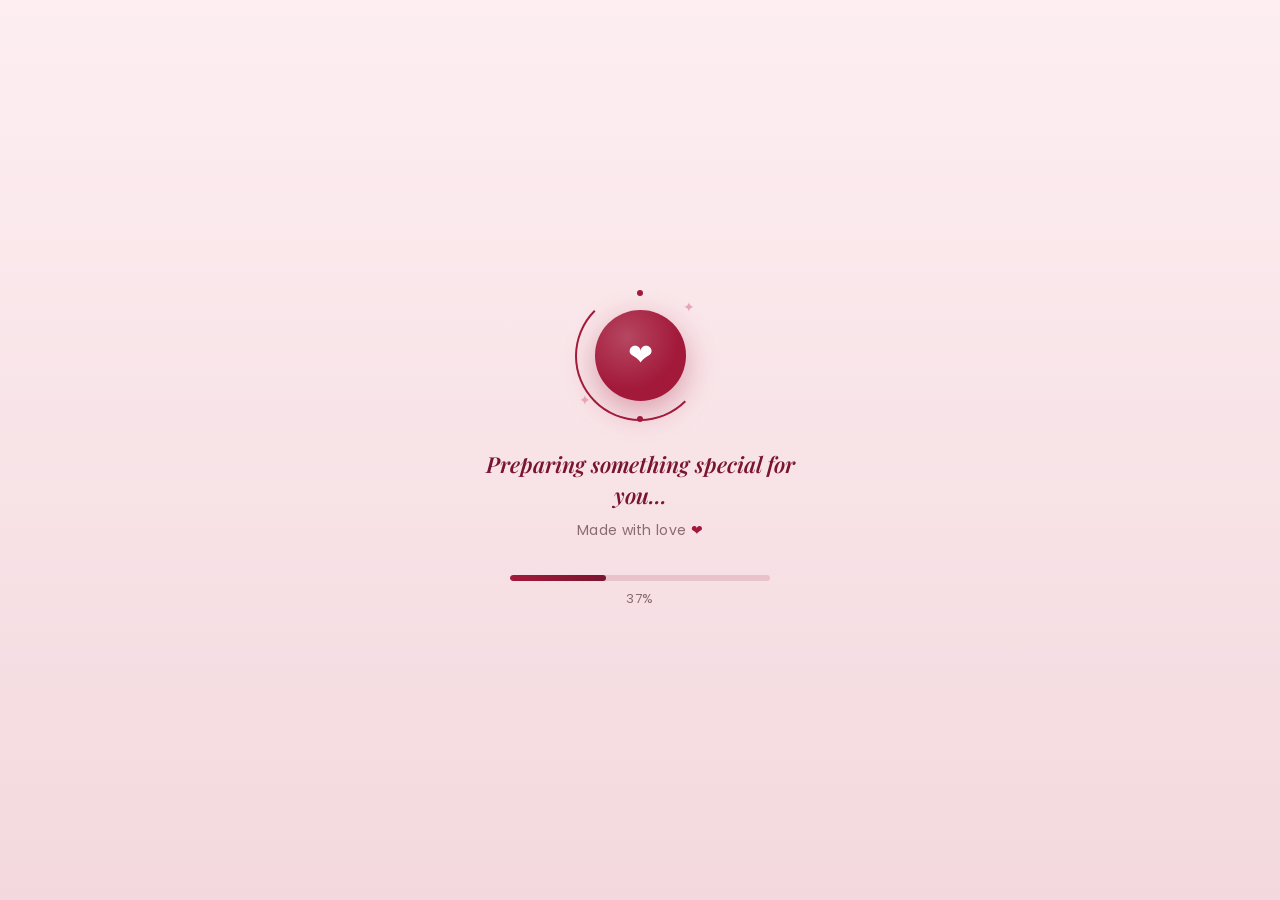
<file: index.html>
<!DOCTYPE html>
<html lang="en">
<head>
<meta charset="UTF-8">
<meta name="viewport" content="width=device-width, initial-scale=1.0">
<title>Mark It Forever</title>
<link rel="preconnect" href="https://fonts.googleapis.com">
<link rel="preconnect" href="https://fonts.gstatic.com" crossorigin>
<link href="https://fonts.googleapis.com/css2?family=Playfair+Display:ital,wght@0,500;0,700;1,600&family=Poppins:wght@300;400;500;600&display=swap" rel="stylesheet">
<link rel="stylesheet" href="css/style.css">
</head>
<body>

  <!-- PAGE 1 : LOADING SCREEN -->
  <section id="loading-screen" class="screen active">
    <div class="floating-hearts">
      <span>❤</span><span>❤</span><span>❤</span><span>❤</span><span>❤</span>
    </div>

    <div class="heart-loader">
      <div class="ring"></div>
      <div class="heart">❤</div>
      <span class="spark s1">✦</span>
      <span class="spark s2">✦</span>
    </div>

    <h1 class="loading-title">Preparing something special for<br>you<span class="dots">...</span></h1>
    <p class="loading-sub">Made with love <span class="mini-heart">❤</span></p>

    <div class="progress-wrap">
      <div class="progress-bar">
        <div class="progress-fill" id="progressFill"></div>
      </div>
      <span class="progress-text" id="progressText">0%</span>
    </div>
  </section>

  <!-- PAGE 2 : CALENDAR SCREEN -->
  <section id="calendar-screen" class="screen">
    <div class="card">
      <div class="avatar">🐼</div>
      <h1 class="card-title">Mark It Forever In My Heart</h1>

      <div class="calendar">
        <div class="cal-header">
          <span class="cal-month">October</span> <span class="cal-year">2005</span>
        </div>

        <div class="cal-grid cal-days">
          <span>S</span><span>M</span><span>T</span><span>W</span><span>T</span><span>F</span><span>S</span>
        </div>

        <div class="cal-grid cal-dates" id="calDates">
          <!-- filled by JS -->
        </div>
      </div>

      <p class="marked-date">07 . 08 . 2004</p>
      <p class="marked-caption">Save this date forever.</p>

<button class="cta-btn" id="ctaBtn" onclick="window.location.href='index1.html'">
  Save the Date in My ❤
</button>        
    </div>
  </section>

  <script src="js/scipt.js"></script>
  
</body>
</html>
</file>
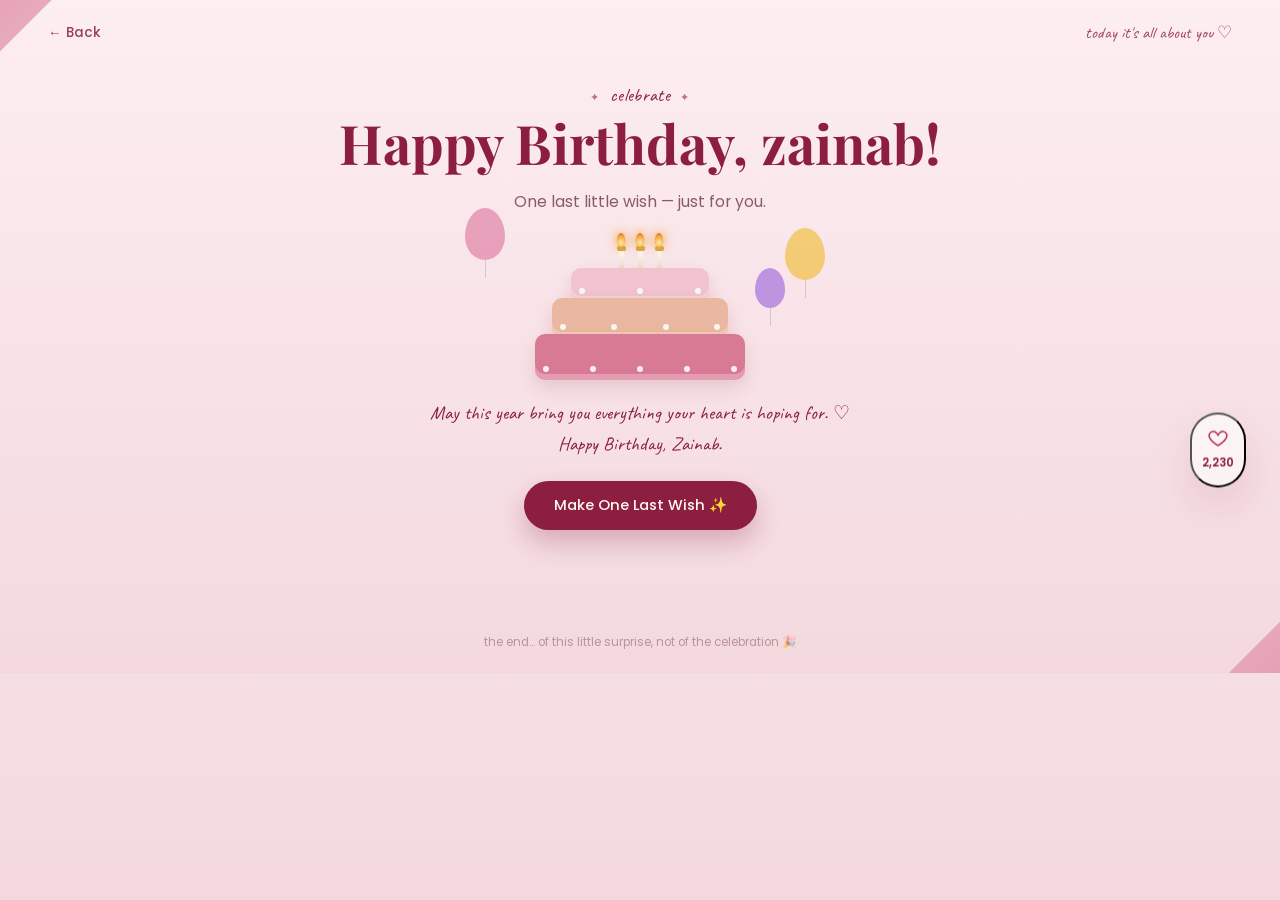
<file: final.html>
<!DOCTYPE html>
<html lang="en">
<head>
<meta charset="UTF-8">
<meta name="viewport" content="width=device-width, initial-scale=1.0">
<title>Happy Birthday, Zainab!</title>
<link rel="icon" href="data:image/svg+xml,<svg xmlns=%22http://www.w3.org/2000/svg%22 viewBox=%220 0 100 100%22><text y=%22.9em%22 font-size=%2290%22>🎉</text></svg>">
<link rel="stylesheet" href="css/style.css">
</head>
<body>

  <div class="corner tl soft"></div>
  <div class="corner br soft"></div>

  <div class="topbar">
    <a href="letter.html" class="back-link">← Back</a>
    <span class="tag-eyebrow">today it's all about you ♡</span>
  </div>

  <main class="page" id="finalPage">
    <p class="eyebrow">celebrate</p>
    <h1 class="title serif">Happy Birthday, zainab!</h1>
    <p class="subtitle" id="wishLine">One last little wish — just for you.</p>

    <div class="cake-wrap" style="position:relative;">
      <div class="balloon" style="background:#e79ab5; top:-40px; left:-70px; animation: floaty 4s ease-in-out infinite;"></div>
      <div class="balloon" style="background:#f3c96a; top:-20px; right:-80px; animation: floaty 5s ease-in-out infinite .4s;"></div>
      <div class="balloon" style="background:#b98be0; top:20px; right:-40px; width:30px; height:40px; animation: floaty 4.5s ease-in-out infinite .8s;"></div>
      <div class="cake">
        <div class="candles">
          <div class="candle"><div class="flame"></div></div>
          <div class="candle"><div class="flame"></div></div>
          <div class="candle"><div class="flame"></div></div>
        </div>
        <div class="tier tier1"><div class="dots"><span></span><span></span><span></span></div></div>
        <div class="tier tier2"><div class="dots"><span></span><span></span><span></span><span></span></div></div>
        <div class="tier tier3"><div class="dots"><span></span><span></span><span></span><span></span><span></span></div></div>
      </div>
    </div>

    <p class="subtitle script" id="wishFooter" style="font-size:1.2rem; color:var(--rose-deep);">May this year bring you everything your heart is hoping for. ♡<br>Happy Birthday, Zainab.</p>

    <button class="btn" id="wishBtn" style="margin-top:22px;">Make One Last Wish ✨</button>
    <a href="index.html" class="btn ghost" id="replayBtn" style="margin-top:14px; display:none;">Replay the Surprise ↺</a>
  </main>

  <footer class="credit">the end… of this little surprise, not of the celebration 🎉</footer>

  <div id="confettiLayer" style="position:fixed; inset:0; pointer-events:none; z-index:6;"></div>

  <script src="js/petals.js"></script>
  <script src="js/widgets.js"></script>
  <script>
    const wishBtn = document.getElementById('wishBtn');
    const replayBtn = document.getElementById('replayBtn');
    const confettiLayer = document.getElementById('confettiLayer');
    const colors = ['#b23458', '#e79ab5', '#f3c96a', '#b98be0', '#8c1f3f'];

    function burstConfetti() {
      for (let i = 0; i < 60; i++) {
        const el = document.createElement('div');
        const size = 6 + Math.random() * 6;
        el.style.position = 'absolute';
        el.style.width = size + 'px';
        el.style.height = size * 0.4 + 'px';
        el.style.background = colors[Math.floor(Math.random() * colors.length)];
        el.style.left = 50 + (Math.random() - 0.5) * 20 + 'vw';
        el.style.top = '40vh';
        el.style.opacity = '0.95';
        confettiLayer.appendChild(el);

        const angle = Math.random() * Math.PI * 2;
        const dist = 120 + Math.random() * 260;
        const x = Math.cos(angle) * dist;
        const y = Math.sin(angle) * dist - 80;
        const rot = Math.random() * 720 - 360;

        el.animate(
          [
            { transform: 'translate(0,0) rotate(0deg)', opacity: 1 },
            { transform: `translate(${x}px, ${y + 260}px) rotate(${rot}deg)`, opacity: 0 }
          ],
          { duration: 1800 + Math.random() * 900, easing: 'cubic-bezier(.2,.7,.3,1)' }
        ).onfinish = () => el.remove();
      }
    }

    wishBtn.addEventListener('click', () => {
      burstConfetti();
      wishBtn.disabled = true;
      setTimeout(() => {
        replayBtn.style.display = 'inline-flex';
      }, 900);
    });
  </script>
</body>
</html>
</file>
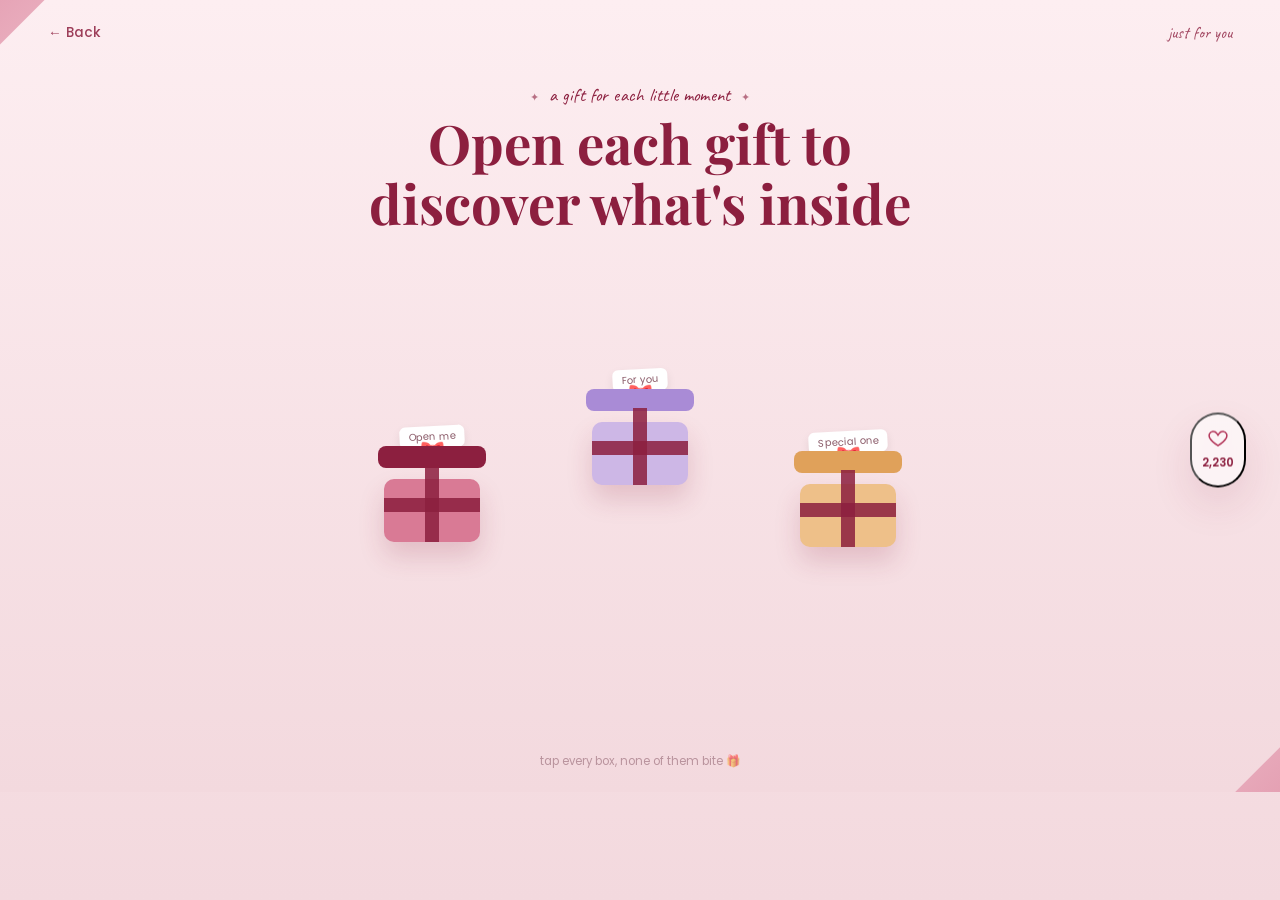
<file: gifts.html>
<!DOCTYPE html>
<html lang="en">
<head>
<meta charset="UTF-8">
<meta name="viewport" content="width=device-width, initial-scale=1.0">
<title>Open Your Gifts — Zainab</title>
<link rel="icon" href="data:image/svg+xml,<svg xmlns=%22http://www.w3.org/2000/svg%22 viewBox=%220 0 100 100%22><text y=%22.9em%22 font-size=%2290%22>🎁</text></svg>">
<link rel="stylesheet" href="css/style.css">
</head>
<body>

  <div class="corner tl soft"></div>
  <div class="corner br soft"></div>

  <div class="topbar">
    <a href="index.html" class="back-link">← Back</a>
    <span class="tag-eyebrow">just for you</span>
  </div>

  <main class="page">
    <p class="eyebrow">a gift for each little moment</p>
    <h1 class="title serif">Open each gift to<br>discover what's inside</h1>
      <div class="reveal-card" id="revealCard">
      <div class="k" id="revealTitle"></div>
      <p id="revealText"></p>
    </div>

    <div class="gift-field" id="giftField">
      <div class="gift g1" style="top:38%; left:10%;" data-key="g1">
        <div class="tag">Open me</div>
        <div class="bow">🎀</div>
        <div class="lid"></div>
        <div class="box"><div class="ribbon-v"></div><div class="ribbon-h"></div></div>
      </div>
      <div class="gift g2" style="top:12%; left:calc(50% - 48px);" data-key="g2">
        <div class="tag">For you</div>
        <div class="bow">🎀</div>
        <div class="lid"></div>
        <div class="box"><div class="ribbon-v"></div><div class="ribbon-h"></div></div>
      </div>
      <div class="gift g3" style="top:40%; right:10%;" data-key="g3">
        <div class="tag">Special one</div>
        <div class="bow">🎀</div>
        <div class="lid"></div>
        <div class="box"><div class="ribbon-v"></div><div class="ribbon-h"></div></div>
      </div>
    </div>

  

    <div class="fade-wait" id="doneMsg" style="margin-top:26px;">All the gifts are open ☺</div>
    <a href="scrapbook.html" class="btn" id="continueBtn" style="margin-top:16px; display:none;">Continue the Story →</a>
  </main>

  <footer class="credit">tap every box, none of them bite 🎁</footer>

  <script src="js/petals.js"></script>
  <script src="js/widgets.js"></script>
  <script>
   const messages = { g1: { title: 'Just For You ❤', text: 'Some people make life a little more beautiful just by being in it. You are one of them.' }, g2: { title: 'A Little Confession', text: 'If I could give you one thing today, it would be the chance to see yourself through my eyes — and know just how special you are to me.' }, g3: { title: 'One More Thing ❤', text: 'Today is your day, but honestly… having you in my life feels like a gift to me too.' } };

    const gifts = document.querySelectorAll('.gift');
    const revealCard = document.getElementById('revealCard');
    const revealTitle = document.getElementById('revealTitle');
    const revealText = document.getElementById('revealText');
    const doneMsg = document.getElementById('doneMsg');
    const continueBtn = document.getElementById('continueBtn');
    let openedCount = 0;

    gifts.forEach(g => {
      g.addEventListener('click', () => {
        if (g.classList.contains('opened')) return;
        g.classList.add('opened');
        openedCount++;

        const m = messages[g.dataset.key];
        revealTitle.textContent = m.title;
        revealText.textContent = m.text;
        revealCard.classList.remove('show');
        void revealCard.offsetWidth;
        revealCard.classList.add('show');

        if (openedCount === gifts.length) {
          setTimeout(() => {
            doneMsg.classList.add('show');
            continueBtn.style.display = 'inline-flex';
          }, 500);
        }
      });
    });
  </script>
</body>
</html>
</file>
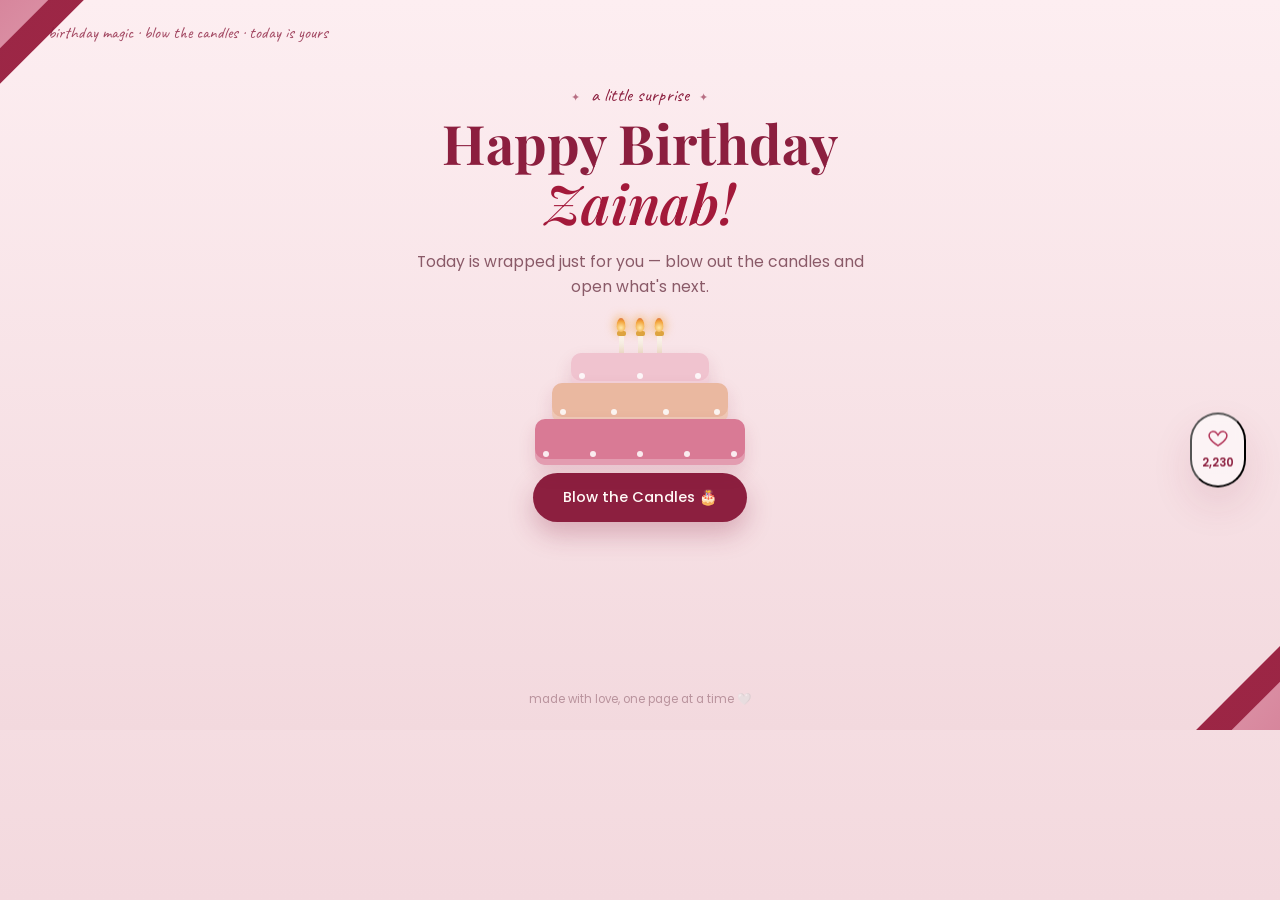
<file: index1.html>
<!DOCTYPE html>
<html lang="en">
<head>
<meta charset="UTF-8">
<meta name="viewport" content="width=device-width, initial-scale=1.0">
<title>A Little Surprise for Zainab</title>
<link rel="icon" href="data:image/svg+xml,<svg xmlns=%22http://www.w3.org/2000/svg%22 viewBox=%220 0 100 100%22><text y=%22.9em%22 font-size=%2290%22>🎂</text></svg>">
<link rel="stylesheet" href="css/style.css">
</head>
<body>
  <div class="corner tl"></div>
  <div class="corner tl soft"></div>
  <div class="corner br"></div>
  <div class="corner br soft"></div>

  <div class="topbar">
    <span class="tag-eyebrow">birthday magic · blow the candles · today is yours</span>
    <span></span>
  </div>

  <main class="page">
    <p class="eyebrow">a little surprise</p>
    <h1 class="title serif">Happy Birthday<br><em>Zainab!</em></h1>
    <p class="subtitle">Today is wrapped just for you — blow out the candles and open what's next.</p>

    <div class="cake-wrap">
      <div class="cake">
        <div class="candles" id="candles">
          <div class="candle"><div class="flame"></div><div class="smoke"></div></div>
          <div class="candle"><div class="flame"></div><div class="smoke"></div></div>
          <div class="candle"><div class="flame"></div><div class="smoke"></div></div>
        </div>
        <div class="tier tier1"><div class="dots"><span></span><span></span><span></span></div></div>
        <div class="tier tier2"><div class="dots"><span></span><span></span><span></span><span></span></div></div>
        <div class="tier tier3"><div class="dots"><span></span><span></span><span></span><span></span><span></span></div></div>
      </div>
    </div>

    <button class="btn" id="blowBtn">Blow the Candles 🎂</button>
    <div class="fade-wait" id="waitMsg">
      Yay! The candles are out! ✨<br><span class="script" style="font-size:1.05rem;">Now let the birthday magic begin…</span>
    </div>
    <a href="gifts.html" class="btn ghost" id="continueBtn" style="margin-top:18px; display:none;">Continue →</a>
  </main>

  <footer class="credit">made with love, one page at a time 🤍</footer>

  <script src="js/petals.js"></script>
  <script src="js/widgets.js"></script>
  <script>
    const blowBtn = document.getElementById('blowBtn');
    const candles = document.querySelectorAll('.candle');
    const waitMsg = document.getElementById('waitMsg');
    const continueBtn = document.getElementById('continueBtn');

    blowBtn.addEventListener('click', () => {
      candles.forEach((c, i) => setTimeout(() => c.classList.add('out'), i * 180));
      blowBtn.disabled = true;
      setTimeout(() => {
        waitMsg.classList.add('show');
        continueBtn.style.display = 'inline-flex';
      }, candles.length * 180 + 500);
    });
  </script>
</body>
</html>
</file>
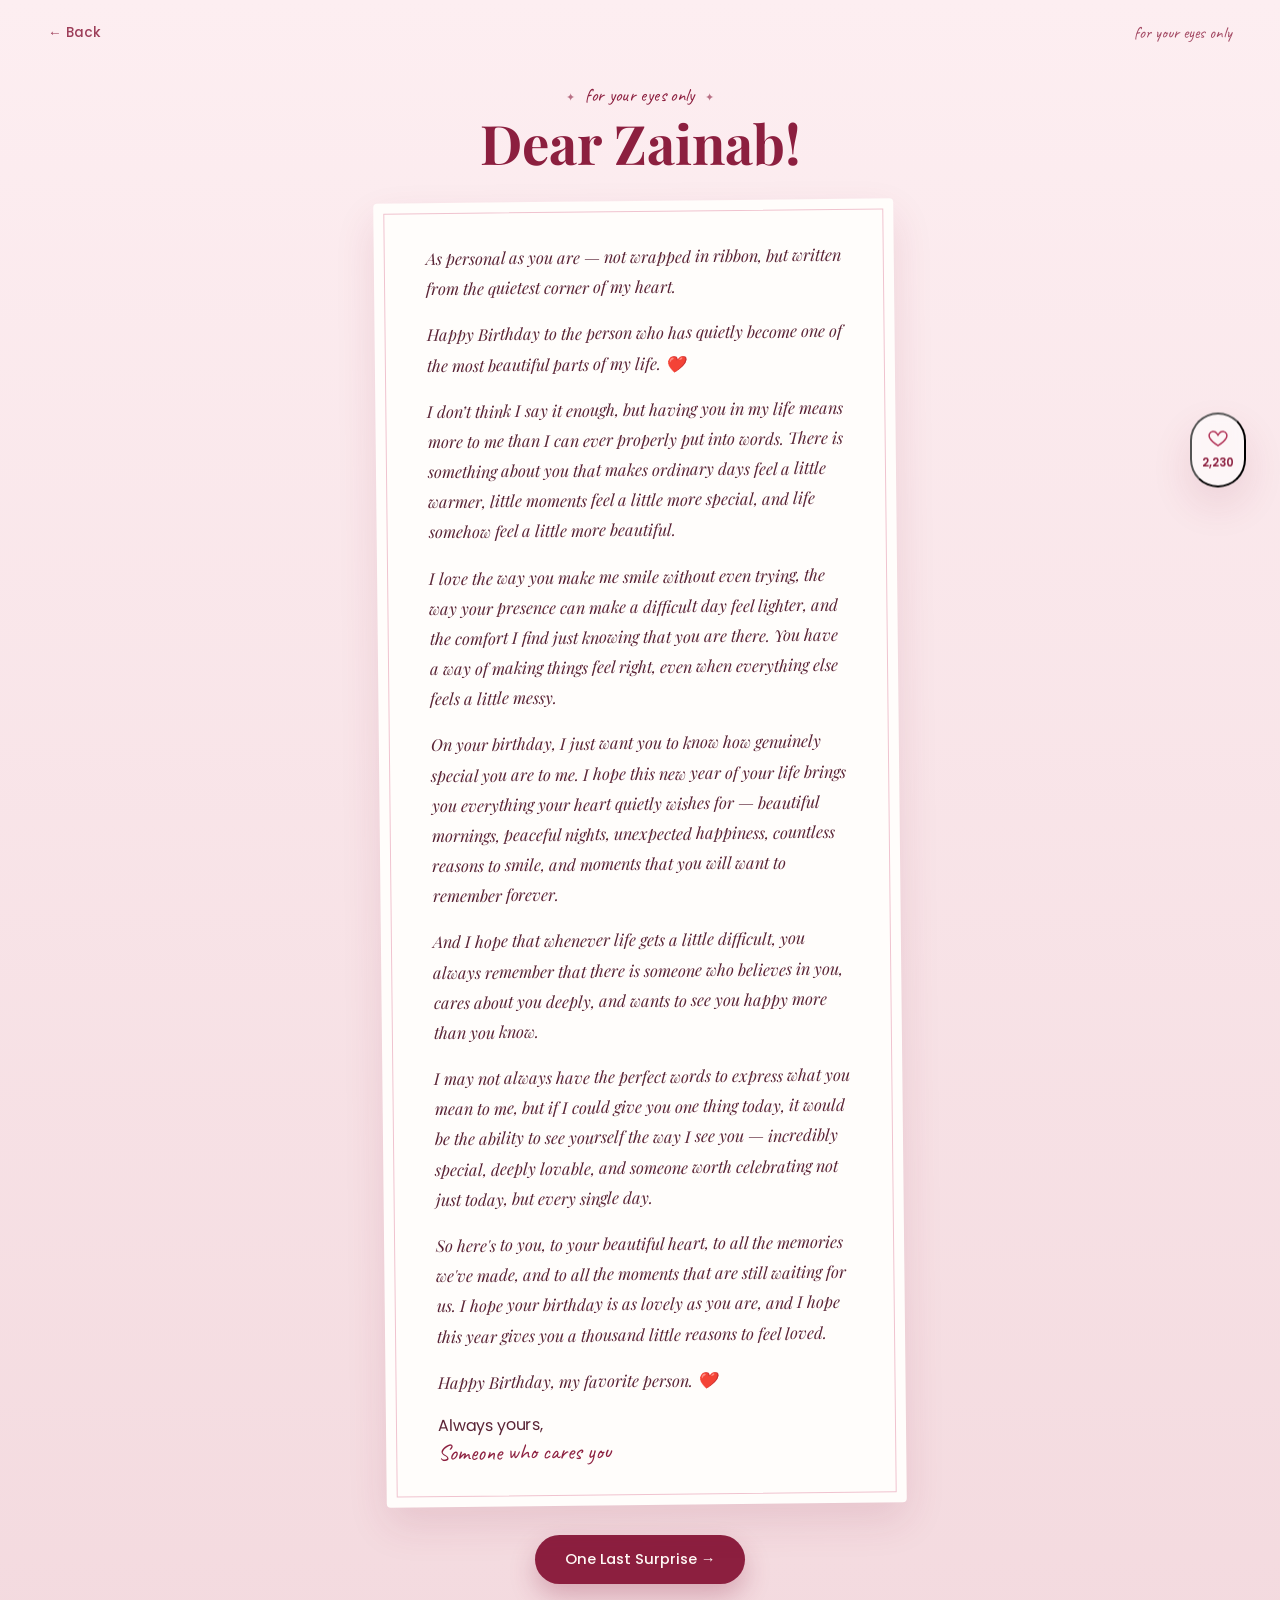
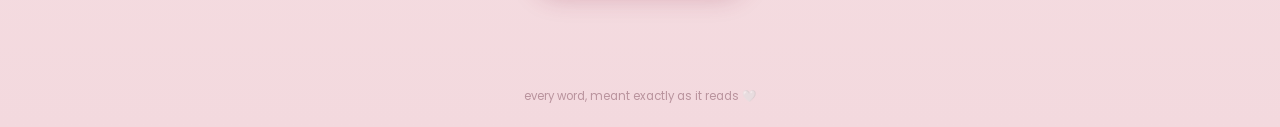
<file: letter.html>
<!DOCTYPE html>
<html lang="en">
<head>
<meta charset="UTF-8">
<meta name="viewport" content="width=device-width, initial-scale=1.0">
<title>Dear Zainab</title>
<link rel="icon" href="data:image/svg+xml,<svg xmlns=%22http://www.w3.org/2000/svg%22 viewBox=%220 0 100 100%22><text y=%22.9em%22 font-size=%2290%22>💗</text></svg>">
<link rel="stylesheet" href="css/style.css">
</head>
<body>

  <div class="corner tl soft">
    
  </div>

  <div class="topbar">
    <a href="notes.html" class="back-link">← Back</a>
    <span class="tag-eyebrow">for your eyes only</span>
    
  </div>

  <main class="page">
    <p class="eyebrow">for your eyes only</p>
    <h1 class="title serif">Dear Zainab!</h1>

    <div class="letter-paper">
      <p>As personal as you are — not wrapped in ribbon, but written from the quietest corner of my heart.</p>
     <p>Happy Birthday to the person who has quietly become one of the most beautiful parts of my life. ❤️</p>

<p>I don’t think I say it enough, but having you in my life means more to me than I can ever properly put into words. There is something about you that makes ordinary days feel a little warmer, little moments feel a little more special, and life somehow feel a little more beautiful.</p>

<p>I love the way you make me smile without even trying, the way your presence can make a difficult day feel lighter, and the comfort I find just knowing that you are there. You have a way of making things feel right, even when everything else feels a little messy.</p>

<p>On your birthday, I just want you to know how genuinely special you are to me. I hope this new year of your life brings you everything your heart quietly wishes for — beautiful mornings, peaceful nights, unexpected happiness, countless reasons to smile, and moments that you will want to remember forever.</p>

<p>And I hope that whenever life gets a little difficult, you always remember that there is someone who believes in you, cares about you deeply, and wants to see you happy more than you know.</p>

<p>I may not always have the perfect words to express what you mean to me, but if I could give you one thing today, it would be the ability to see yourself the way I see you — incredibly special, deeply lovable, and someone worth celebrating not just today, but every single day.</p>

<p>So here's to you, to your beautiful heart, to all the memories we've made, and to all the moments that are still waiting for us. I hope your birthday is as lovely as you are, and I hope this year gives you a thousand little reasons to feel loved.</p>

<p>Happy Birthday, my favorite person. ❤️</p>
<div class="letter-sign">
        <div>Always yours,</div>
        <div class="who">Someone who cares you</div>
      </div>
    </div>

    <a href="final.html" class="btn" style="margin-top:30px;">One Last Surprise →</a>
  </main>

  <footer class="credit">every word, meant exactly as it reads 🤍</footer>

  <script src="js/petals.js"></script>
  <script src="js/widgets.js"></script>
</body>
</html>
</file>
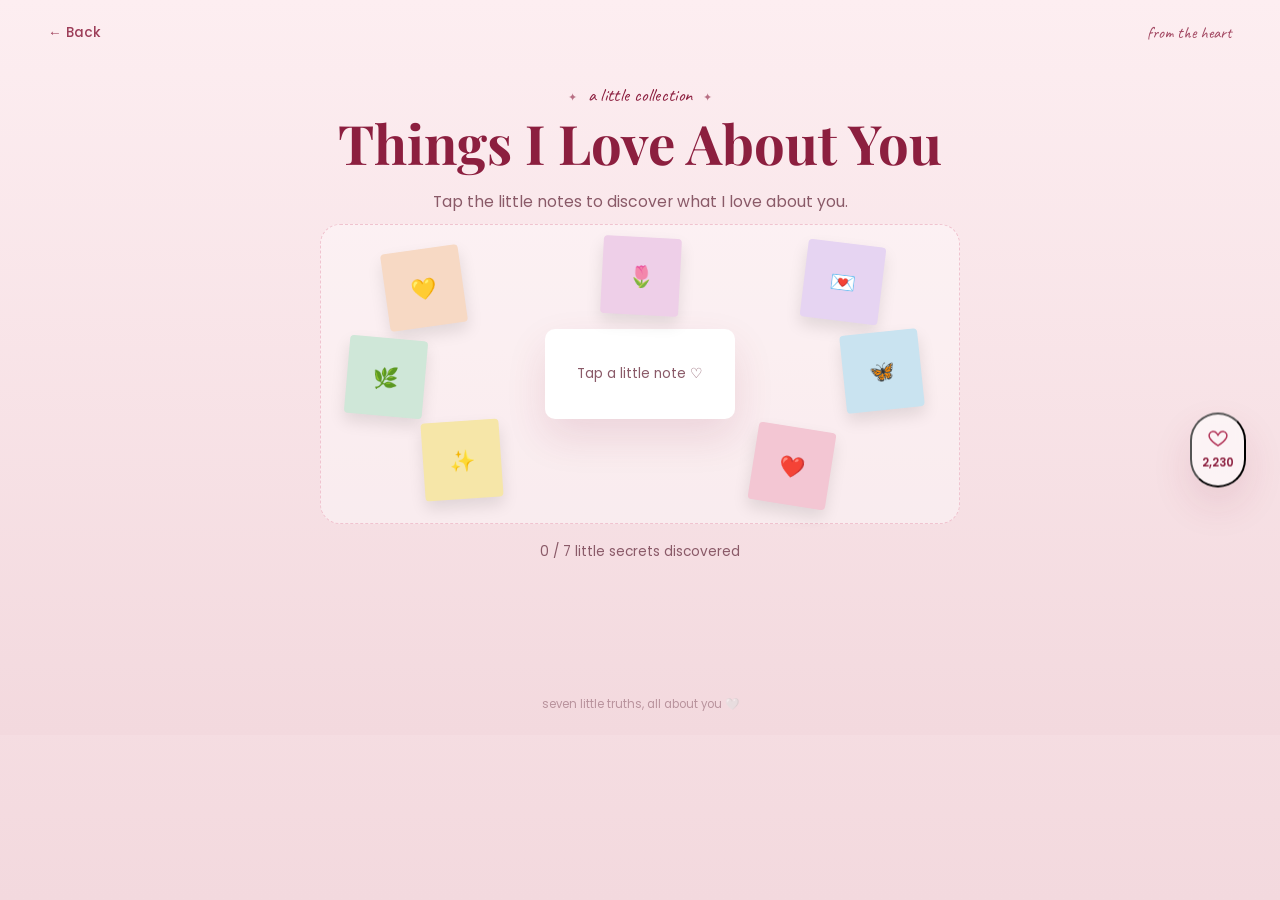
<file: notes.html>
<!DOCTYPE html>
<html lang="en">
<head>
<meta charset="UTF-8">
<meta name="viewport" content="width=device-width, initial-scale=1.0">
<title>Things I Love About You — Zainab</title>
<link rel="icon" href="data:image/svg+xml,<svg xmlns=%22http://www.w3.org/2000/svg%22 viewBox=%220 0 100 100%22><text y=%22.9em%22 font-size=%2290%22>💌</text></svg>">
<link rel="stylesheet" href="css/style.css">
</head>
<body>

  <div class="topbar">
    <a href="scrapbook.html" class="back-link">← Back</a>
    <span class="tag-eyebrow">from the heart</span>
  </div>

  <main class="page">
    
    <p class="eyebrow">a little collection</p>
    <h1 class="title serif">Things I Love About You</h1>
    <p class="subtitle">Tap the little notes to discover what I love about you.</p>

    

    <div class="notes-board" id="board">
      <div class="sticky" data-i="0" style="top:8%; left:10%; background:#f7d9c4; transform:rotate(-8deg);">💛</div>
      <div class="sticky" data-i="1" style="top:6%; right:12%; background:#e6d4f2; transform:rotate(7deg);">💌</div>
      <div class="sticky" data-i="2" style="top:38%; left:4%; background:#cfe7d8; transform:rotate(5deg);">🌿</div>
      <div class="sticky" data-i="3" style="bottom:8%; left:16%; background:#f6e6a8; transform:rotate(-4deg);">✨</div>
      <div class="sticky" data-i="4" style="bottom:6%; right:20%; background:#f3c6d3; transform:rotate(9deg);">❤️</div>
      <div class="sticky" data-i="5" style="top:36%; right:6%; background:#c9e3f0; transform:rotate(-6deg);">🦋</div>
      <div class="sticky" data-i="6" style="top:4%; left:44%; background:#eecfe8; transform:rotate(3deg);">🌷</div>

      <div class="center-note" id="centerNote">Tap a little note ♡</div>
    </div>

    <p class="progress-line"><span id="progressCount">0</span> / 7 little secrets discovered</p>

    <div class="fade-wait" id="doneMsg" style="margin-top:4px;">
      Those are only a few of the reasons I adore you. ♡
    </div>
    <a href="letter.html" class="btn" id="continueBtn" style="margin-top:16px; display:none;">Open My Letter →</a>
  </main>

  <footer class="credit">seven little truths, all about you 🤍</footer>

  <script src="js/petals.js"></script>
  <script src="js/widgets.js"></script>
  <script>
    const secrets = [
      { k: 'your heart', v: 'You love in a way that makes the world gentler.' },
      { k: 'your smile', v: "It's the first thing that makes my whole day better." },
      { k: 'your patience', v: 'You listen like every word I say matters.' },
      { k: 'your laugh', v: "It's my favourite sound, hands down." },
      { k: 'your kindness', v: 'You notice people that others walk right past.' },
      { k: 'your mind', v: 'The way you see things always teaches me something new.' },
      { k: 'simply you', v: "There's no version of my life I'd rather share." }
    ];
    const stickies = document.querySelectorAll('.sticky');
    const centerNote = document.getElementById('centerNote');
    const progressCount = document.getElementById('progressCount');
    const doneMsg = document.getElementById('doneMsg');
    const continueBtn = document.getElementById('continueBtn');
    let found = 0;

    stickies.forEach(s => {
      s.addEventListener('click', () => {
        const i = parseInt(s.dataset.i, 10);
        const item = secrets[i];

        centerNote.innerHTML = `<span><strong>${item.k}</strong>${item.v}</span>`;

        if (!s.classList.contains('found')) {
          s.classList.add('found');
          found++;
          progressCount.textContent = found;
          if (found === stickies.length) {
            setTimeout(() => {
              doneMsg.classList.add('show');
              continueBtn.style.display = 'inline-flex';
            }, 400);
          }
        }
      });
    });
  </script>
</body>
</html>
</file>
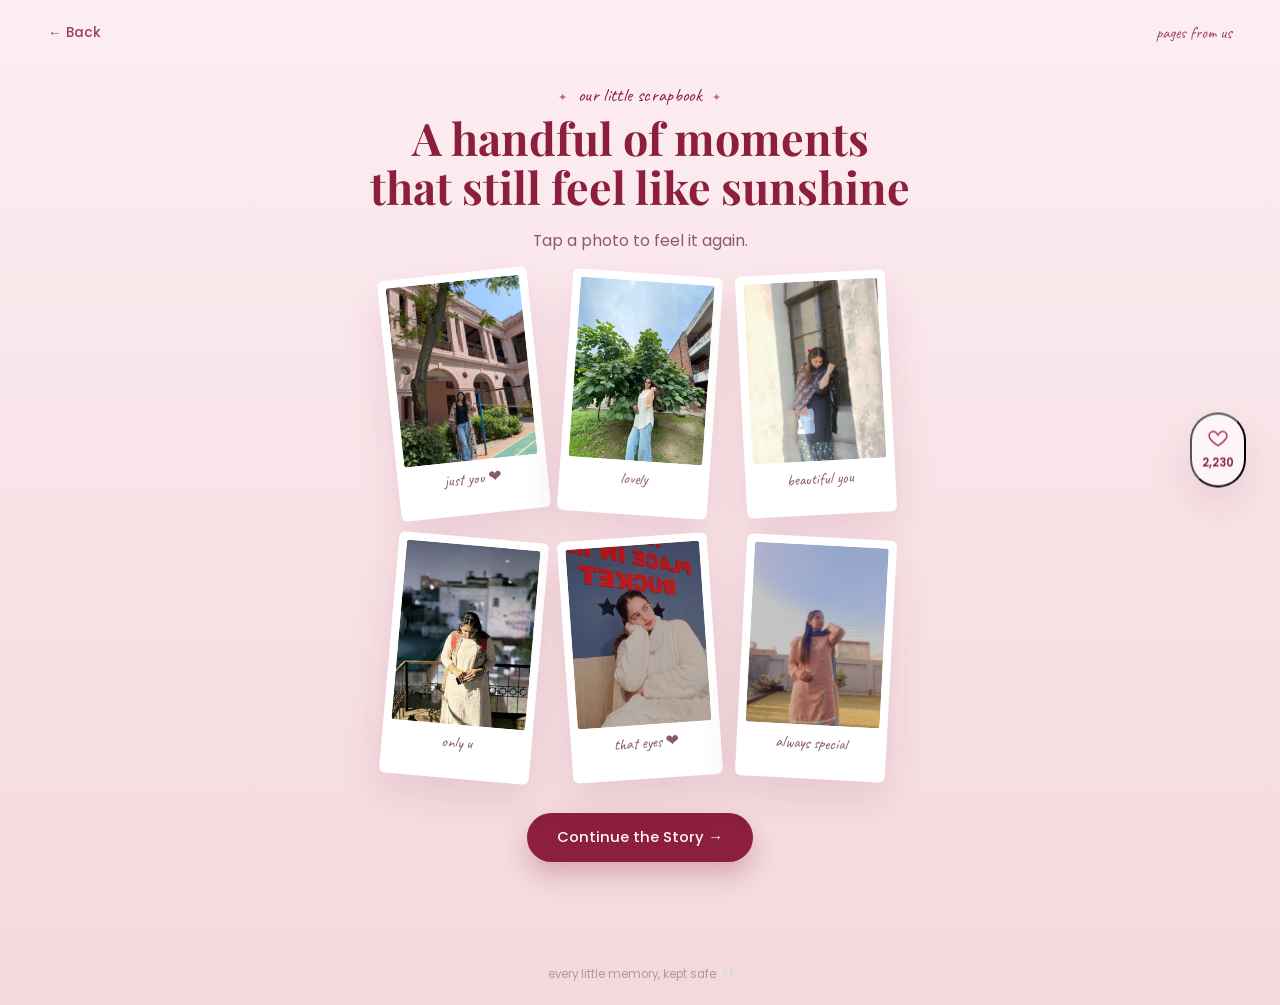
<file: scrapbook.html>
<!DOCTYPE html>
<html lang="en">
<head>
<meta charset="UTF-8">
<meta name="viewport" content="width=device-width, initial-scale=1.0">
<title>Our Little Scrapbook — Zainab</title>
<link rel="icon" href="data:image/svg+xml,<svg xmlns=%22http://www.w3.org/2000/svg%22 viewBox=%220 0 100 100%22><text y=%22.9em%22 font-size=%2290%22>📸</text></svg>">
<link rel="stylesheet" href="css/style.css">
</head>
<body>

  <div class="topbar">
    <a href="gifts.html" class="back-link">← Back</a>
    <span class="tag-eyebrow">pages from us</span>
  </div>

  <main class="page">
    <p class="eyebrow">our little scrapbook</p>
    <h1 class="title serif" style="font-size:clamp(1.8rem,4.4vw,2.8rem);">A handful of moments<br>that still feel like sunshine</h1>
    <p class="subtitle">Tap a photo to feel it again.</p>

<div class="scrap-grid">

  <div class="polaroid" style="--r:-6deg;">
    <div class="ph">
      <img src="images/image1.webp" alt="Photo 1" loading="lazy">
    </div>
    <span class="cap">just you ❤</span>
  </div>

  <div class="polaroid" style="--r:4deg;">
    <div class="ph">
      <img src="images/image2.webp" alt="Photo 2" loading="lazy">
    </div>
    <span class="cap">lovely</span>
  </div>

  <div class="polaroid" style="--r:-3deg;">
    <div class="ph">
      <img src="images/image3.webp" alt="Photo 3" loading="lazy">
    </div>
    <span class="cap">beautiful you</span>
  </div>

  <div class="polaroid" style="--r:5deg;">
    <div class="ph">
      <img src="images/image4.webp" alt="Photo 4" loading="lazy">
    </div>
    <span class="cap">only u</span>
  </div>

  <div class="polaroid" style="--r:-4deg;">
    <div class="ph">
      <img src="images/image5.webp" alt="Photo 5" loading="lazy">
    </div>
    <span class="cap">that eyes ❤</span>
  </div>

  <div class="polaroid" style="--r:3deg;">
    <div class="ph">
      <img src="images/image.webp" alt="Photo 6" loading="lazy">
    </div>
    <span class="cap">always special</span>
  </div>

</div>



    <a href="notes.html" class="btn" style="margin-top:34px;">Continue the Story →</a>
  </main>

  <footer class="credit">every little memory, kept safe 🤍</footer>

  <script src="js/petals.js"></script>
  <script src="js/widgets.js"></script>
</body>
</html>
</file>
<file: css/style.css>
/* ===========================================================
   Ayesha's Birthday Surprise — shared styles
   =========================================================== */

@import url('https://fonts.googleapis.com/css2?family=Playfair+Display:ital,wght@0,500;0,600;0,700;1,500;1,600&family=Poppins:wght@300;400;500;600&family=Caveat:wght@600;700&display=swap');

:root{
  --cream:      #fbf1ea;
  --cream-2:    #f7e9e2;
  --rose-deep:  #8c1f3f;
  --rose:       #b23458;
  --rose-mid:   #d97a95;
  --rose-soft:  #f0c3cf;
  --blush:      #fbe2e6;
  --gold:       #d9a441;
  --ink:        #5a2436;
  --ink-soft:   #8a5a68;
  --line:       rgba(140, 31, 63, 0.12);
  --shadow:     0 18px 40px rgba(140, 31, 63, 0.12);
  --radius:     22px;
}

*,*::before,*::after{ box-sizing: border-box; }

html,body{
  margin:0; padding:0;
  min-height:100%;
  background: var(--cream);
  color: var(--ink);
  font-family: 'Poppins', sans-serif;
  overflow-x: hidden;
}

body{
  position: relative;
  min-height: 100vh;
  display:flex;
  flex-direction: column;
  background-image:
    linear-gradient(var(--line) 1px, transparent 1px),
    linear-gradient(90deg, var(--line) 1px, transparent 1px);
  background-size: 34px 34px;
}

a{ color:inherit; text-decoration:none; }
button{ font-family:inherit; cursor:pointer; }

.serif{ font-family:'Playfair Display', serif; }
.script{ font-family:'Caveat', cursive; }

/* ---------------- corner triangles (hero decoration) ---------------- */
.corner{
  position:absolute;
  width: 46vw;
  max-width: 420px;
  aspect-ratio: 1;
  z-index:0;
  pointer-events:none;
}
.corner.tl{ top:-18%; left:-16%; background: linear-gradient(135deg,var(--rose-deep),var(--rose)); clip-path: polygon(0 0, 100% 0, 0 100%); opacity:.95; }
.corner.tl.soft{ background: linear-gradient(135deg,var(--rose-mid),var(--rose-soft)); top:-6%; left:-10%; width:26vw; max-width:220px; opacity:.85;}
.corner.br{ bottom:-18%; right:-16%; background: linear-gradient(315deg,var(--rose-deep),var(--rose)); clip-path: polygon(100% 100%, 100% 0, 0 100%); opacity:.95; }
.corner.br.soft{ background: linear-gradient(315deg,var(--rose-mid),var(--rose-soft)); bottom:-6%; right:-10%; width:26vw; max-width:220px; opacity:.85;}

/* ---------------- top bar ---------------- */
.topbar{
  position: relative;
  z-index: 5;
  display:flex;
  align-items:center;
  justify-content:space-between;
  padding: 22px clamp(18px,5vw,48px) 0;
}
.back-link{
  display:inline-flex; align-items:center; gap:7px;
  font-size:.85rem; font-weight:500; color: var(--rose-deep);
  opacity:.85;
}
.back-link:hover{ opacity:1; }
.tag-eyebrow{
  font-family:'Caveat', cursive;
  font-size:1.05rem;
  color: var(--rose-deep);
  opacity:.8;
}
.side-widgets{
  position: fixed;
  right: clamp(14px,4vw,34px);
  top: 50%;
  transform: translateY(-50%);
  z-index: 20;
  display:flex; flex-direction:column; align-items:center; gap:10px;
}
.like-pill{
  display:flex; flex-direction:column; align-items:center; gap:6px;
  background: rgba(255,255,255,.6);
  backdrop-filter: blur(6px);
  border-radius: 999px;
  padding: 14px 10px;
  box-shadow: var(--shadow);
}
.like-pill svg{ width:20px; height:20px; }
.like-pill .count{ font-size:.72rem; font-weight:600; color:var(--rose-deep); }

/* ---------------- page shell ---------------- */
.page{
  position:relative;
  flex:1;
  display:flex;
  flex-direction:column;
  align-items:center;
  justify-content:center;
  padding: 40px clamp(18px,6vw,60px) 90px;
  z-index:1;
  text-align:center;
}
.eyebrow{
  font-family:'Caveat', cursive;
  font-size:1.15rem;
  color: var(--rose-deep);
  letter-spacing:.02em;
  margin: 0 0 6px;
}
.eyebrow::before, .eyebrow::after{ content:'✦'; margin: 0 10px; font-size:.7rem; opacity:.6; }

h1.title{
  font-size: clamp(2.1rem, 5vw, 3.4rem);
  font-weight:700;
  color: var(--rose-deep);
  margin: 0 0 6px;
  line-height:1.1;
}
h1.title em{
  font-style: italic;
  font-weight:600;
  color: var(--rose);
}
.subtitle{
  max-width: 480px;
  margin: 10px auto 0;
  font-size: .98rem;
  color: var(--ink-soft);
  line-height:1.6;
}

/* ---------------- buttons ---------------- */
.btn{
  display:inline-flex; align-items:center; gap:10px;
  background: var(--rose-deep);
  color: #fff8f5;
  border:none;
  padding: 14px 30px;
  border-radius: 999px;
  font-size: .92rem;
  font-weight:500;
  box-shadow: 0 12px 26px rgba(140,31,63,.28);
  transition: transform .25s ease, box-shadow .25s ease;
}
.btn:hover{ transform: translateY(-2px); box-shadow: 0 16px 32px rgba(140,31,63,.34); }
.btn:disabled{ opacity:.35; pointer-events:none; }
.btn.ghost{
  background: transparent;
  color: var(--rose-deep);
  border: 1.4px solid var(--rose-deep);
  box-shadow:none;
}

.fade-wait{
  min-height: 26px;
  margin-top: 22px;
  font-size:.92rem;
  color: var(--rose);
  font-weight:500;
  opacity:0;
  transform: translateY(6px);
  transition: opacity .5s ease, transform .5s ease;
}
.fade-wait.show{ opacity:1; transform:none; }

/* ---------------- cake (css art) ---------------- */
.cake-wrap{ margin: 34px 0 8px; position:relative; }
.cake{
  --w: 210px;
  width: var(--w);
  display:flex; flex-direction:column; align-items:center;
}
.tier{
  border-radius: 10px;
  box-shadow: inset 0 -6px 0 rgba(255,255,255,.25), 0 8px 18px rgba(140,31,63,.14);
  position:relative;
}
.ph {
  width: 100%;
  height: 180px;        /* apni required height */
  overflow: hidden;    /* image div se bahar nahi jayegi */
  position: relative;
}

.ph img {
  width: 100%;
  height: 100%;
  object-fit: cover;   /* image div ke andar properly fit */
  display: block;
}


.tier .dots{
  position:absolute; left:8px; right:8px; bottom:8px;
  display:flex; justify-content:space-between;
}
.tier .dots span{ width:6px; height:6px; border-radius:50%; background:rgba(255,255,255,.85); }
.tier1{ width:66%; height:34px; background: var(--rose-soft); }
.tier2{ width:84%; height:40px; background: #eab8a0; margin-top:-4px;}
.tier3{ width:100%; height:46px; background: var(--rose-mid); margin-top:-4px;}
.candles{ display:flex; gap:14px; margin-bottom:-6px; align-items:flex-end; }
.candle{ width:5px; height:26px; background: linear-gradient(#fff,#e9d3b8); border-radius:2px; position:relative;}
.candle::before{ content:''; position:absolute; left:-2px; top:-2px; right:-2px; height:5px; background:var(--gold); border-radius:2px;}
.flame{
  position:absolute; top:-15px; left:50%; transform:translateX(-50%);
  width:9px; height:14px; border-radius:50% 50% 50% 50% / 60% 60% 40% 40%;
  background: radial-gradient(circle at 50% 70%, #ffe9a8, #f2a33a 60%, #d9663a 100%);
  box-shadow: 0 0 10px 2px rgba(242,163,58,.6);
  transition: opacity .5s ease, transform .5s ease;
}
.candle.out .flame{ opacity:0; transform:translateX(-50%) scale(.2); }
.smoke{
  position:absolute; top:-22px; left:50%; width:3px; height:14px;
  background: linear-gradient(rgba(180,180,180,.5), transparent);
  border-radius:3px; opacity:0; transform:translateX(-50%);
}
.candle.out .smoke{ animation: smokeUp 1.6s ease-out forwards; }
@keyframes smokeUp{
  0%{ opacity:.7; transform:translateX(-50%) translateY(0) scaleY(1); }
  100%{ opacity:0; transform:translateX(-50%) translateY(-22px) scaleY(1.8); }
}

/* ---------------- petals / falling flowers ---------------- */
.petal-layer{
  position: fixed; inset:0; pointer-events:none; z-index: 3; overflow:hidden;
}
.petal{
  position:absolute; top:-40px; will-change: transform;
  opacity:.85;
}

/* ---------------- gifts page ---------------- */
.gift-field{
  position:relative;
  width:100%; max-width: 640px;
  height: 220px;
  margin-top: 18px;
}
.gift{
  position:absolute;
  width: 96px; height: 90px;
  cursor:pointer;
  transition: transform .3s ease;
}
.gift:hover{ transform: translateY(-6px) scale(1.03); }
.gift .box{
  width:100%; height: 70%; margin-top:20%;
  border-radius:10px;
  position:relative;
  box-shadow: 0 14px 26px rgba(140,31,63,.18);
}
.gift .lid{
  position:absolute; top:-14px; left:-6px; right:-6px; height:22px;
  border-radius:8px;
}
.gift .ribbon-v{ position:absolute; left:50%; top:-14px; bottom:0; width:14px; transform:translateX(-50%); background:var(--rose-deep); opacity:.85;}
.gift .ribbon-h{ position:absolute; left:0; right:0; top: 30%; height:14px; background:var(--rose-deep); opacity:.85;}
.gift .bow{ position:absolute; top:-24px; left:50%; transform:translateX(-50%); font-size:20px; }
.gift .tag{
  position:absolute; top: -34px; left:50%;
  transform: translateX(-50%) rotate(-3deg);
  background:#fff; padding:4px 9px; border-radius:6px; font-size:.62rem;
  box-shadow: 0 4px 10px rgba(0,0,0,.08);
  color: var(--ink-soft); white-space:nowrap;
}
.gift.g1 .box{ background: var(--rose-mid);} .gift.g1 .lid{ background:var(--rose-deep);}
.gift.g2 .box{ background: #cdb7e6;} .gift.g2 .lid{ background:#a98bd6;}
.gift.g3 .box{ background: #eec089;} .gift.g3 .lid{ background:#e0a15a;}
.gift.opened{ opacity:.35; pointer-events:none; transform: scale(.94); }

.reveal-card{
  margin-top: 30px;
  max-width: 380px;
  background: #fffdfb;
  border-radius: var(--radius);
  padding: 26px 26px;
  box-shadow: var(--shadow);
  opacity:0; transform: translateY(14px) scale(.97);
  transition: opacity .45s ease, transform .45s ease;
  min-height: 90px;
}
.reveal-card.show{ opacity:1; transform:none; }
.reveal-card .k{ font-family:'Caveat',cursive; font-size:1.1rem; color:var(--rose); }
.reveal-card p{ margin: 6px 0 0; font-size:.95rem; color:var(--ink); line-height:1.55; }

/* 📱 Mobile Responsive Gifts */
@media (max-width: 600px) {

  .gift-field {
    height: 190px;
    margin-top: 15px;
  }

  .gift {
    width: 68px;
    height: 64px;
  }

  .gift .box {
    height: 70%;
    margin-top: 20%;
    border-radius: 7px;
  }

  .gift .lid {
    top: -10px;
    left: -4px;
    right: -4px;
    height: 16px;
    border-radius: 6px;
  }

  .gift .ribbon-v {
    top: -10px;
    width: 10px;
  }

  .gift .ribbon-h {
    height: 10px;
  }

  .gift .bow {
    top: -19px;
    font-size: 15px;
  }

  .gift .tag {
    top: -29px;
    padding: 3px 7px;
    border-radius: 5px;
    font-size: 0.52rem;
  }

  .gift:hover {
    transform: translateY(-4px) scale(1.03);
  }

  .reveal-card {
    margin-top: 22px;
    max-width: 90%;
    padding: 20px;
    min-height: 75px;
  }

  .reveal-card .k {
    font-size: 0.95rem;
  }

  .reveal-card p {
    font-size: 0.82rem;
    line-height: 1.45;
  }
}


/* 📱 Very Small Phones */
@media (max-width: 380px) {

  .gift-field {
    height: 170px;
  }

  .gift {
    width: 58px;
    height: 55px;
  }

  .gift .lid {
    top: -8px;
    left: -3px;
    right: -3px;
    height: 14px;
  }

  .gift .ribbon-v {
    top: -8px;
    width: 8px;
  }

  .gift .ribbon-h {
    height: 8px;
  }

  .gift .bow {
    top: -16px;
    font-size: 13px;
  }

  .gift .tag {
    top: -25px;
    padding: 2px 5px;
    font-size: 0.46rem;
  }

  .reveal-card {
    padding: 16px;
    max-width: 92%;
  }

  .reveal-card .k {
    font-size: 0.88rem;
  }

  .reveal-card p {
    font-size: 0.75rem;
  }
}

/* ---------------- scrapbook page ---------------- */
.scrap-grid{
  margin-top: 20px;
  display:grid;
  grid-template-columns: repeat(3, minmax(120px,150px));
  gap: 22px 26px;
  justify-content:center;
}
.polaroid{
  background:#fff;
  padding: 8px 8px 26px;
  border-radius: 6px;
  box-shadow: var(--shadow);
  transform: rotate(var(--r,0deg));
  transition: transform .3s ease;
  cursor: default;
}
.polaroid:hover{ transform: rotate(0deg) translateY(-4px) scale(1.03); z-index:2; }
.polaroid .ph{
  width:100%; aspect-ratio: 4/5;
  border-radius:3px;
  display:flex; align-items:center; justify-content:center;
  font-size: 1.6rem;
}
.polaroid .cap{
  display:block; text-align:center; margin-top:8px;
  font-family:'Caveat',cursive; font-size:1rem; color: var(--ink-soft);
}

/* ---------------- love notes page ---------------- */
.notes-board{
  position:relative;
  width:100%; max-width: 640px;
  height: 300px;
  margin-top: 10px;
  background: rgba(255,255,255,.4);
  border: 1px dashed var(--rose-soft);
  border-radius: 20px;
}
.sticky{
  position:absolute;
  width: 78px; height:78px;
  border-radius: 4px;
  box-shadow: 0 8px 16px rgba(0,0,0,.1);
  display:flex; align-items:center; justify-content:center;
  font-size: 1.3rem;
  cursor:pointer;
  transition: transform .25s ease;
}
.sticky:hover{ transform: scale(1.08) rotate(0deg) !important; }
.sticky.found{ outline: 2px solid var(--rose); }
.center-note{
  position:absolute; left:50%; top:50%; transform:translate(-50%,-50%);
  width: 190px; min-height: 90px;
  background:#fff; border-radius: 10px;
  box-shadow: var(--shadow);
  display:flex; align-items:center; justify-content:center;
  padding: 14px;
  font-size:.85rem; color: var(--ink-soft);
  pointer-events: none;
  z-index: 1;
}
.sticky{ z-index: 2; }
.center-note strong{ color:var(--rose-deep); font-weight:600; display:block; margin-bottom:4px; font-family:'Playfair Display',serif; }
.progress-line{ margin-top: 18px; font-size:.85rem; color: var(--ink-soft); }
.dots-progress{ margin-top:6px; letter-spacing:4px; color: var(--rose-soft); font-size:1rem; }
.dots-progress .on{ color: var(--rose-deep); }


/* 📱 Mobile Responsive */
@media (max-width: 600px) {

  .notes-board {
    height: 230px;
    max-width: 100%;
    margin-top: 10px;
    border-radius: 16px;
  }

  .sticky {
    width: 52px;
    height: 52px;
    border-radius: 3px;
    font-size: 0.95rem;
    box-shadow: 0 5px 10px rgba(0,0,0,.1);
  }

  .sticky:hover {
    transform: scale(1.04) rotate(0deg) !important;
  }

  .center-note {
    width: 135px;
    min-height: 65px;
    padding: 10px;
    font-size: 0.72rem;
    border-radius: 8px;
  }

  .center-note strong {
    font-size: 0.78rem;
    margin-bottom: 3px;
  }

  .progress-line {
    margin-top: 12px;
    font-size: 0.72rem;
  }

  .dots-progress {
    margin-top: 4px;
    letter-spacing: 3px;
    font-size: 0.85rem;
  }
}


/* 📱 Very Small Phones */
@media (max-width: 380px) {

  .notes-board {
    height: 200px;
  }

  .sticky {
    width: 44px;
    height: 44px;
    font-size: 0.8rem;
  }

  .center-note {
    width: 115px;
    min-height: 58px;
    padding: 8px;
    font-size: 0.65rem;
  }

  .center-note strong {
    font-size: 0.7rem;
  }
}

/* ---------------- letter page ---------------- */
.letter-paper{
  margin-top: 22px;
  max-width: 520px;
  background: #fffdfb;
  border-radius: 4px;
  box-shadow: var(--shadow);
  padding: 40px clamp(24px,5vw,52px);
  text-align:left;
  position:relative;
  transform: rotate(-.6deg);
}
.letter-paper::before{
  content:'';
  position:absolute; inset:10px;
  border: 1px solid var(--rose-soft);
  pointer-events:none;
}
.letter-paper p{
  font-family:'Playfair Display', serif;
  font-style: italic;
  color: var(--ink);
  line-height:1.85;
  font-size: 1.02rem;
  margin: 0 0 16px;
}
.letter-sign{ margin-top: 10px; }
.letter-sign .who{ font-family:'Caveat',cursive; font-size:1.4rem; color:var(--rose-deep); }

/* ---------------- final page ---------------- */
.balloon{
  position:absolute; width:40px; height:52px; border-radius:50% 50% 50% 50% / 55% 55% 45% 45%;
  opacity:.9;
}
.balloon::after{
  content:''; position:absolute; bottom:-18px; left:50%; width:1px; height:18px; background: rgba(0,0,0,.15);
}
@keyframes floaty{
  0%,100%{ transform: translateY(0) }
  50%{ transform: translateY(-14px) }
}

footer.credit{
  text-align:center;
  font-size:.72rem;
  color: var(--ink-soft);
  opacity:.55;
  padding: 14px 0 22px;
  position:relative; z-index:2;
}

@media (max-width: 640px){
  .scrap-grid{ grid-template-columns: repeat(2, minmax(110px,1fr)); }
  .side-widgets{ right:12px; }
  .notes-board{ height: 340px; }
  .gift-field{ height: 340px; }
}



* {
  margin: 0;
  padding: 0;
  box-sizing: border-box;
}

:root {
  --deep-rose: #7a1530;
  --rose: #a3193a;
  --rose-light: #e6a5b4;
  --bg-1: #fdeef1;
  --bg-2: #f3d9de;
  --text-muted: #8a6b71;
}

html, body {
  min-height: 100%;
  font-family: 'Poppins', sans-serif;
  background: linear-gradient(180deg, var(--bg-1) 0%, var(--bg-2) 100%);
}

.screen {
  position: fixed;
  inset: 0;
  display: none;
  flex-direction: column;
  align-items: center;
  justify-content: center;
  padding: 32px 20px;
  text-align: center;
  opacity: 0;
  transition: opacity 0.7s ease;
  overflow-y: auto;                 /* content scrolls instead of being clipped */
  -webkit-overflow-scrolling: touch;
}

.screen.active {
  display: flex;
  opacity: 1;
}

/* ---------- LOADING SCREEN ---------- */

.floating-hearts {
  position: absolute;
  inset: 0;
  pointer-events: none;
  overflow: hidden;
}

.floating-hearts span {
  position: absolute;
  bottom: -10%;
  color: var(--rose-light);
  font-size: 22px;
  opacity: 0.7;
  animation: floatUp 6s linear infinite;
}

.floating-hearts span:nth-child(1) { left: 10%; animation-delay: 0s; font-size: 18px; }
.floating-hearts span:nth-child(2) { left: 30%; animation-delay: 1.2s; font-size: 26px; }
.floating-hearts span:nth-child(3) { left: 55%; animation-delay: 2.4s; font-size: 16px; }
.floating-hearts span:nth-child(4) { left: 75%; animation-delay: 0.6s; font-size: 24px; }
.floating-hearts span:nth-child(5) { left: 90%; animation-delay: 3s; font-size: 20px; }

@keyframes floatUp {
  0%   { transform: translateY(0) rotate(0deg); opacity: 0; }
  10%  { opacity: 0.8; }
  100% { transform: translateY(-110vh) rotate(25deg); opacity: 0; }
}

.heart-loader {
  position: relative;
  width: clamp(100px, 30vw, 130px);
  height: clamp(100px, 30vw, 130px);
  display: flex;
  align-items: center;
  justify-content: center;
  margin-bottom: 28px;
}

.ring {
  position: absolute;
  inset: 0;
  border: 2px solid var(--rose);
  border-top-color: transparent;
  border-right-color: transparent;
  border-radius: 50%;
  animation: spin 3s linear infinite;
}

.ring::before, .ring::after {
  content: "";
  position: absolute;
  width: 6px;
  height: 6px;
  background: var(--rose);
  border-radius: 50%;
}
.ring::before { top: -3px; left: 50%; transform: translateX(-50%); }
.ring::after  { bottom: -3px; left: 50%; transform: translateX(-50%); }

@keyframes spin {
  to { transform: rotate(360deg); }
}

.heart {
  width: 70%;
  height: 70%;
  background: radial-gradient(circle at 35% 30%, #ffffff33, transparent 60%), var(--rose);
  color: #fff;
  border-radius: 50%;
  display: flex;
  align-items: center;
  justify-content: center;
  font-size: clamp(24px, 7vw, 30px);
  box-shadow: 0 10px 30px rgba(163, 25, 58, 0.35);
  animation: pulse 1.4s ease-in-out infinite;
}

@keyframes pulse {
  0%, 100% { transform: scale(1); }
  50% { transform: scale(1.08); }
}

.spark {
  position: absolute;
  color: var(--rose-light);
  font-size: 14px;
  animation: twinkle 2s ease-in-out infinite;
}
.s1 { top: 6px; right: 10px; animation-delay: 0.3s; }
.s2 { bottom: 10px; left: 4px; animation-delay: 1s; }

@keyframes twinkle {
  0%, 100% { opacity: 0.2; transform: scale(0.8); }
  50% { opacity: 1; transform: scale(1.1); }
}

.loading-title {
  font-family: 'Playfair Display', serif;
  font-weight: 600;
  font-style: italic;
  color: var(--deep-rose);
  font-size: clamp(17px, 5.5vw, 22px);
  line-height: 1.4;
  max-width: 320px;
}

.dots { display: inline-block; }

.loading-sub {
  margin-top: 10px;
  color: var(--text-muted);
  font-size: 14px;
  letter-spacing: 0.3px;
}

.mini-heart { color: var(--rose); }

.progress-wrap {
  margin-top: 34px;
  width: min(260px, 80vw);
}

.progress-bar {
  width: 100%;
  height: 6px;
  background: rgba(163, 25, 58, 0.15);
  border-radius: 10px;
  overflow: hidden;
}

.progress-fill {
  height: 100%;
  width: 0%;
  background: linear-gradient(90deg, var(--rose), var(--deep-rose));
  border-radius: 10px;
  transition: width 0.15s linear;
}

.progress-text {
  display: block;
  margin-top: 8px;
  font-size: 13px;
  color: var(--text-muted);
  letter-spacing: 0.5px;
}

/* ---------- CALENDAR SCREEN ---------- */

.card {
  background: #ffffffee;
  border-radius: 26px;
  padding: 32px 26px 30px;
  max-width: 340px;
  width: 100%;
  box-shadow: 0 20px 50px rgba(122, 21, 48, 0.18);
  animation: rise 0.8s ease both;
  margin: auto 0;      /* card can scroll fully into view on short screens */
}

@keyframes rise {
  from { opacity: 0; transform: translateY(24px); }
  to   { opacity: 1; transform: translateY(0); }
}

.avatar {
  width: 74px;
  height: 74px;
  margin: 0 auto 14px;
  border-radius: 50%;
  background: linear-gradient(145deg, #fff, var(--bg-2));
  display: flex;
  align-items: center;
  justify-content: center;
  font-size: 34px;
  box-shadow: 0 6px 16px rgba(122, 21, 48, 0.15);
}

.card-title {
  font-family: 'Playfair Display', serif;
  font-weight: 700;
  color: var(--deep-rose);
  font-size: clamp(20px, 6vw, 24px);
  margin-bottom: 20px;
}

.calendar {
  background: linear-gradient(180deg, #ffffff, var(--bg-1));
  border-radius: 16px;
  padding: 16px 14px 14px;
  box-shadow: inset 0 0 0 1px rgba(163,25,58,0.08);
}

.cal-header {
  font-family: 'Playfair Display', serif;
  color: var(--deep-rose);
  font-size: clamp(14px, 4vw, 16px);
  margin-bottom: 10px;
  letter-spacing: 1px;
}
.cal-month { font-weight: 700; }
.cal-year { font-weight: 500; opacity: 0.85; }

.cal-grid {
  display: grid;
  grid-template-columns: repeat(7, 1fr);
  row-gap: 8px;
}

.cal-days span {
  font-size: 11px;
  font-weight: 600;
  color: var(--rose);
  opacity: 0.7;
}

.cal-dates span, .cal-dates .cal-marked {
  position: relative;
  font-size: clamp(11px, 3.2vw, 13px);
  color: #4a3236;
  padding: 6px 0;
}

.cal-dates .empty { visibility: hidden; }

.cal-dates .marked {
  color: #fff;
  font-weight: 700;
  background: var(--rose);
  border-radius: 50%;
  width: 26px;
  height: 26px;
  margin: 0 auto;
  display: flex;
  align-items: center;
  justify-content: center;
}

.day-tag {
  position: absolute;
  top: -26px;
  left: 50%;
  transform: translateX(-50%);
  background: var(--deep-rose);
  color: #fff;
  font-size: 9px;
  padding: 3px 8px;
  border-radius: 20px;
  white-space: nowrap;
  box-shadow: 0 4px 10px rgba(0,0,0,0.2);
}

.marked-date {
  font-family: 'Playfair Display', serif;
  font-style: italic;
  font-weight: 600;
  color: var(--deep-rose);
  font-size: clamp(16px, 5vw, 19px);
  margin-top: 22px;
}

.marked-caption {
  color: var(--text-muted);
  font-size: 13px;
  margin-top: 4px;
}

.cta-btn {
  margin-top: 22px;
  width: 100%;
  padding: 13px 0;
  border: none;
  border-radius: 30px;
  background: linear-gradient(90deg, var(--rose), var(--deep-rose));
  color: #fff;
  font-family: 'Poppins', sans-serif;
  font-weight: 500;
  font-size: 14px;
  letter-spacing: 0.3px;
  cursor: pointer;
  box-shadow: 0 10px 24px rgba(163, 25, 58, 0.35);
  transition: transform 0.15s ease, box-shadow 0.15s ease;
}

.cta-btn:hover { transform: translateY(-2px); }
.cta-btn:active { transform: translateY(0); box-shadow: 0 6px 14px rgba(163,25,58,0.3); }

/* ---------- RESPONSIVE ---------- */

@media (max-width: 360px) {
  .card { padding: 24px 16px 22px; }
  .avatar { width: 62px; height: 62px; font-size: 28px; }
}

@media (max-height: 640px) {
  .card { padding: 20px 16px 18px; }
  .avatar { width: 56px; height: 56px; font-size: 26px; margin-bottom: 8px; }
  .card-title { margin-bottom: 12px; }
  .marked-date { margin-top: 14px; }
  .cta-btn { margin-top: 14px; padding: 11px 0; }
}

@media (min-width: 600px) {
  .card { max-width: 380px; padding: 40px 34px 36px; }
  .loading-title { max-width: 380px; }
}
</file>
